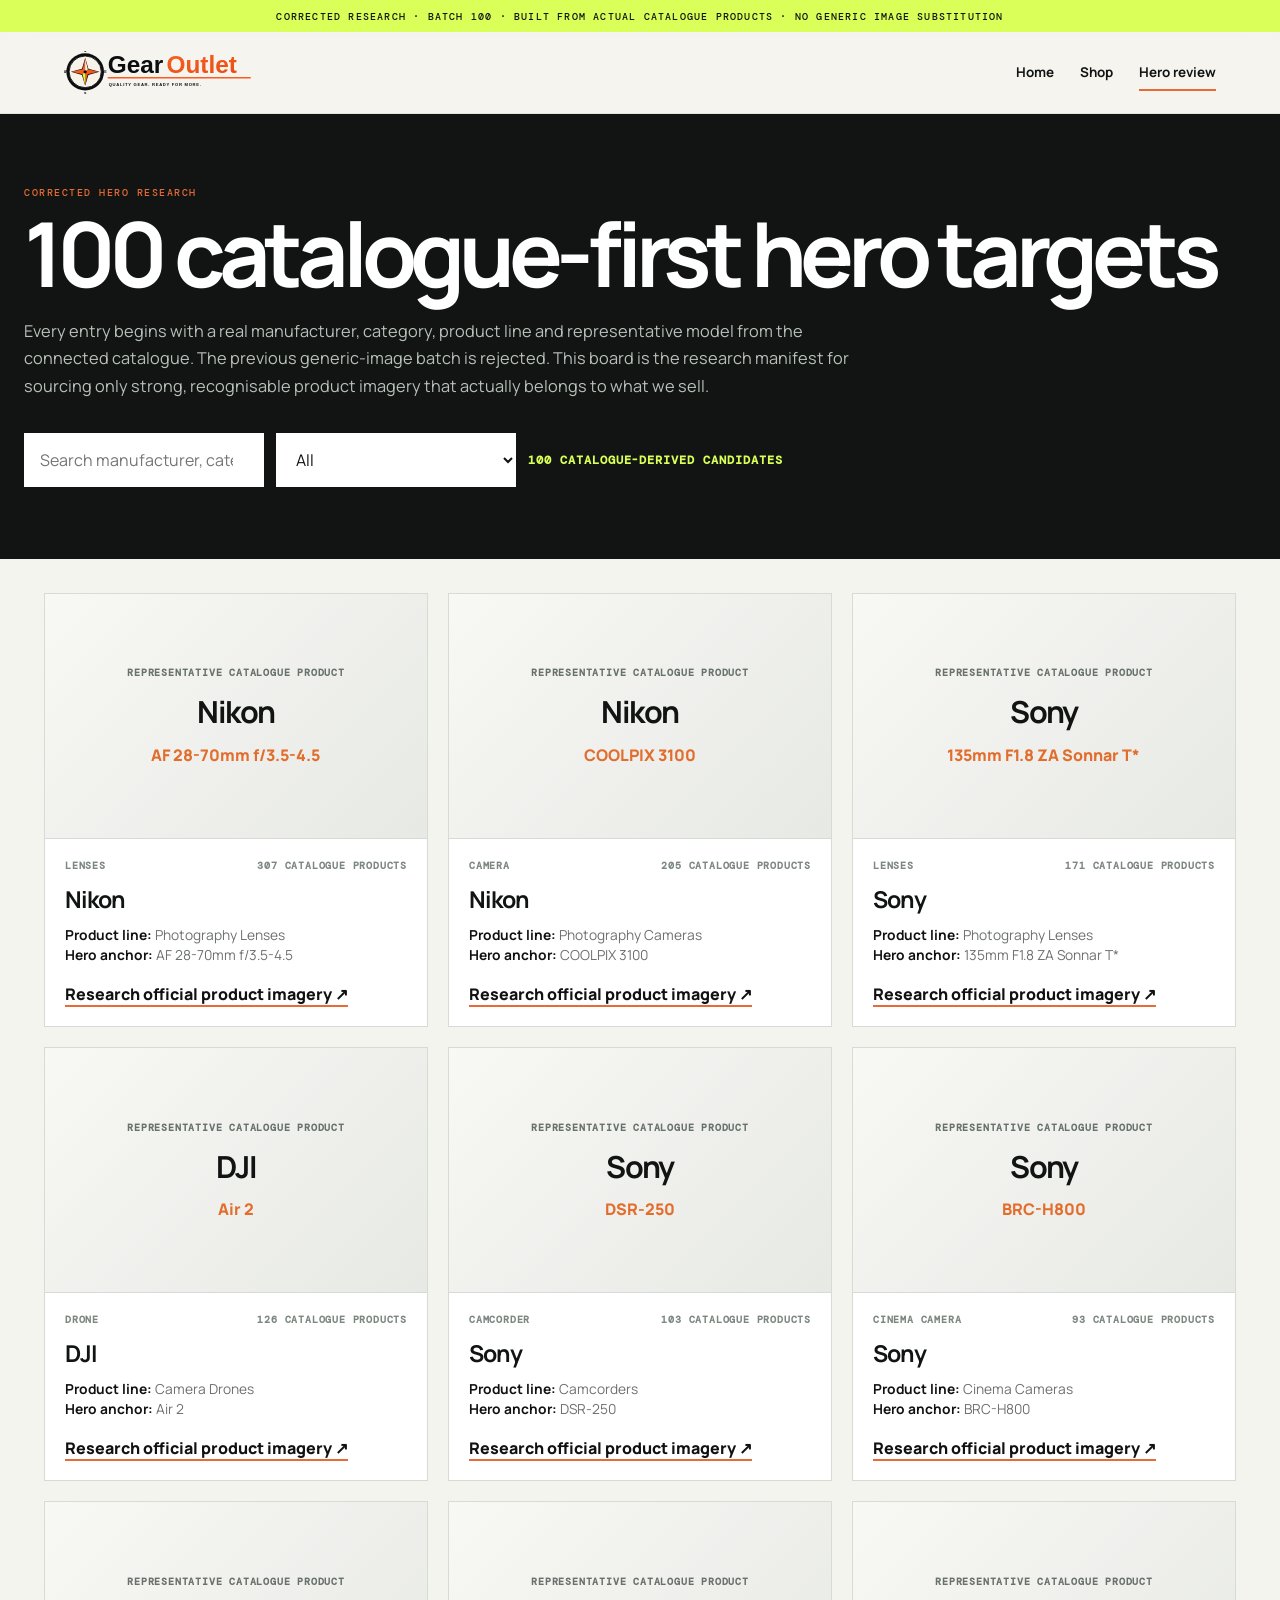
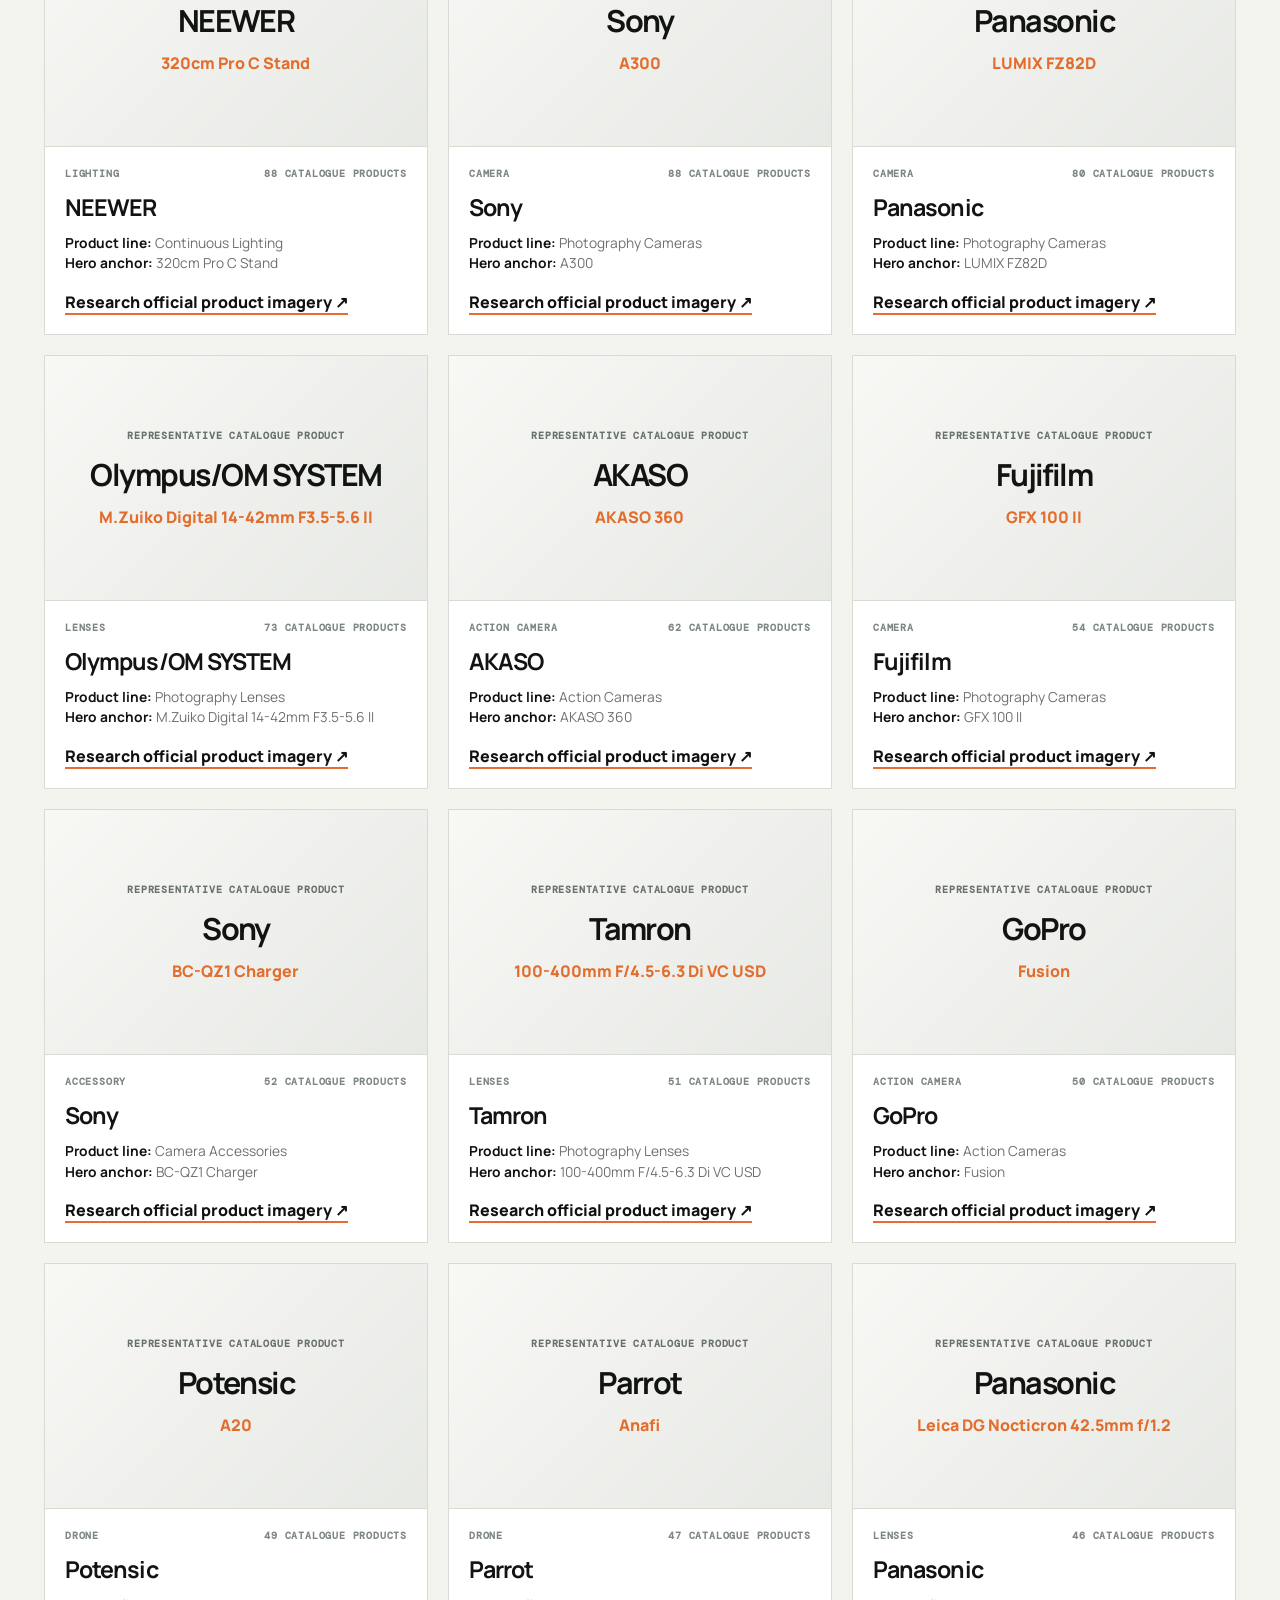
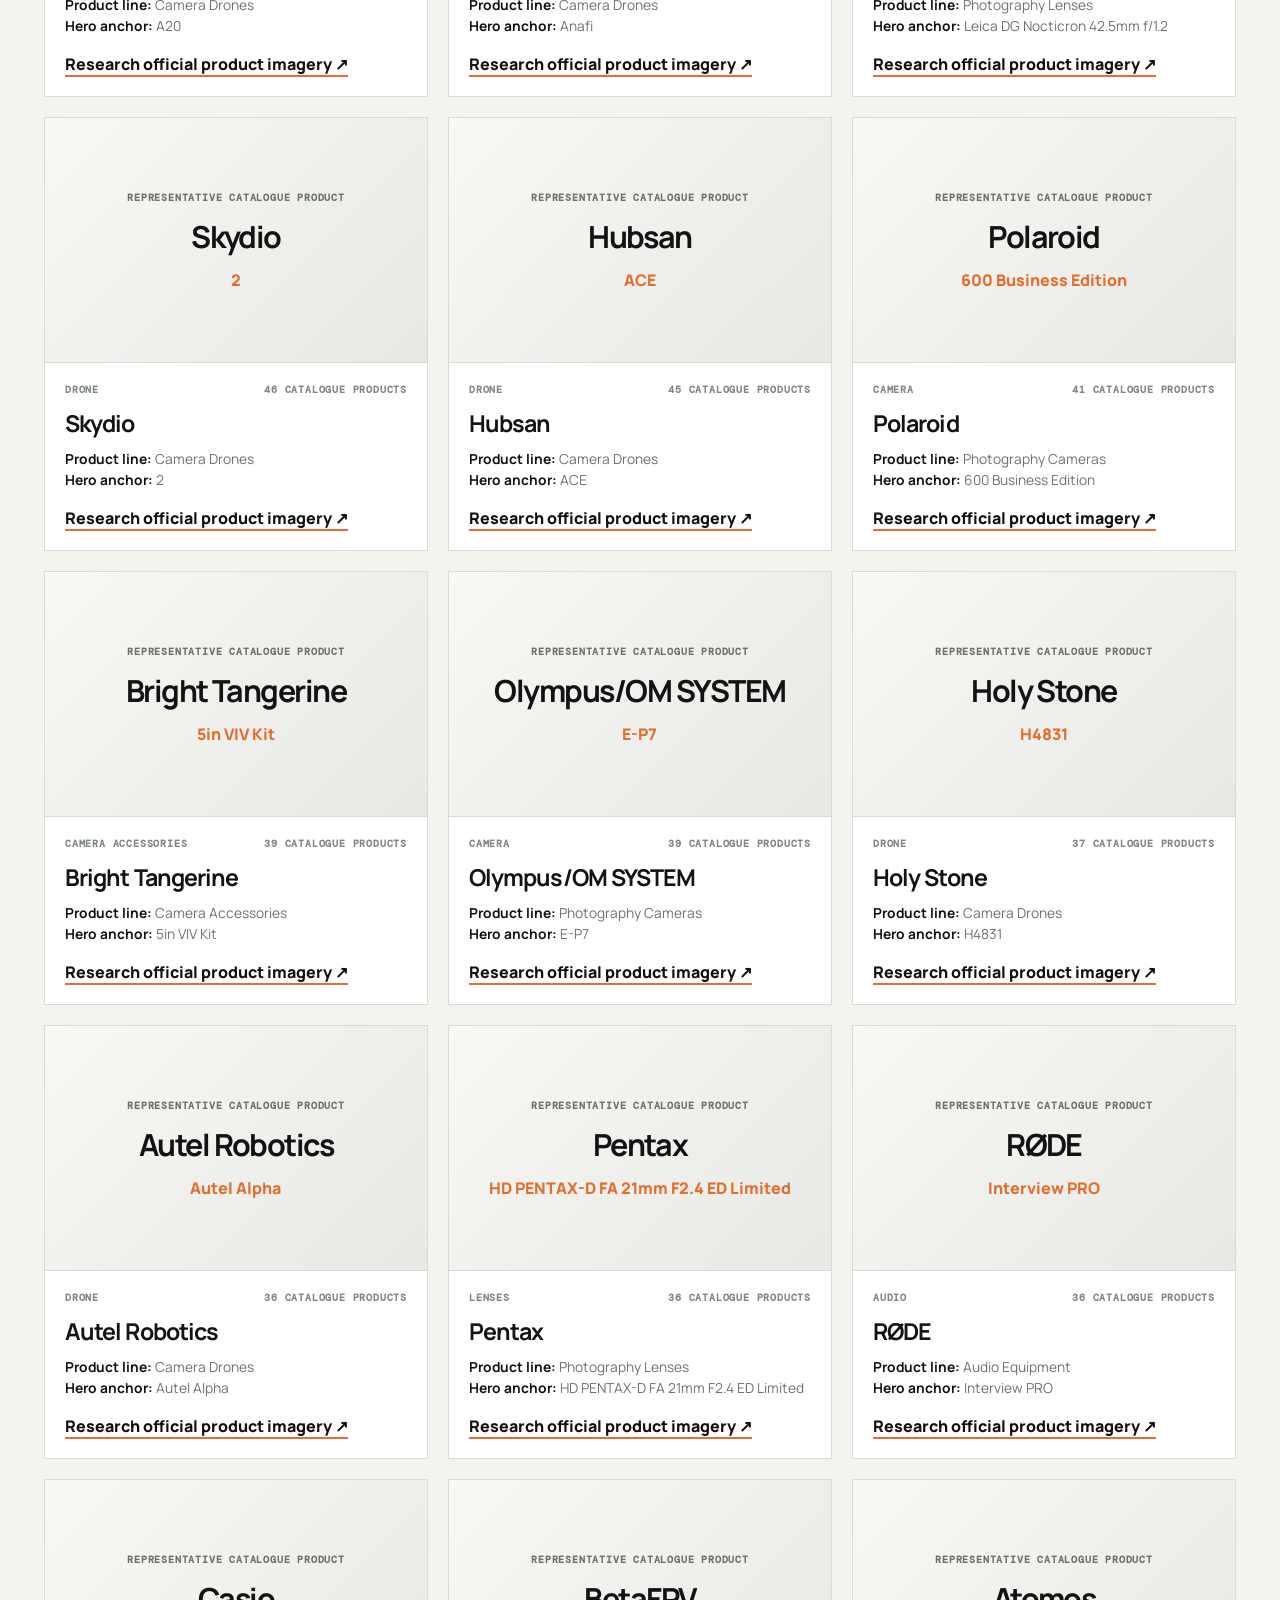
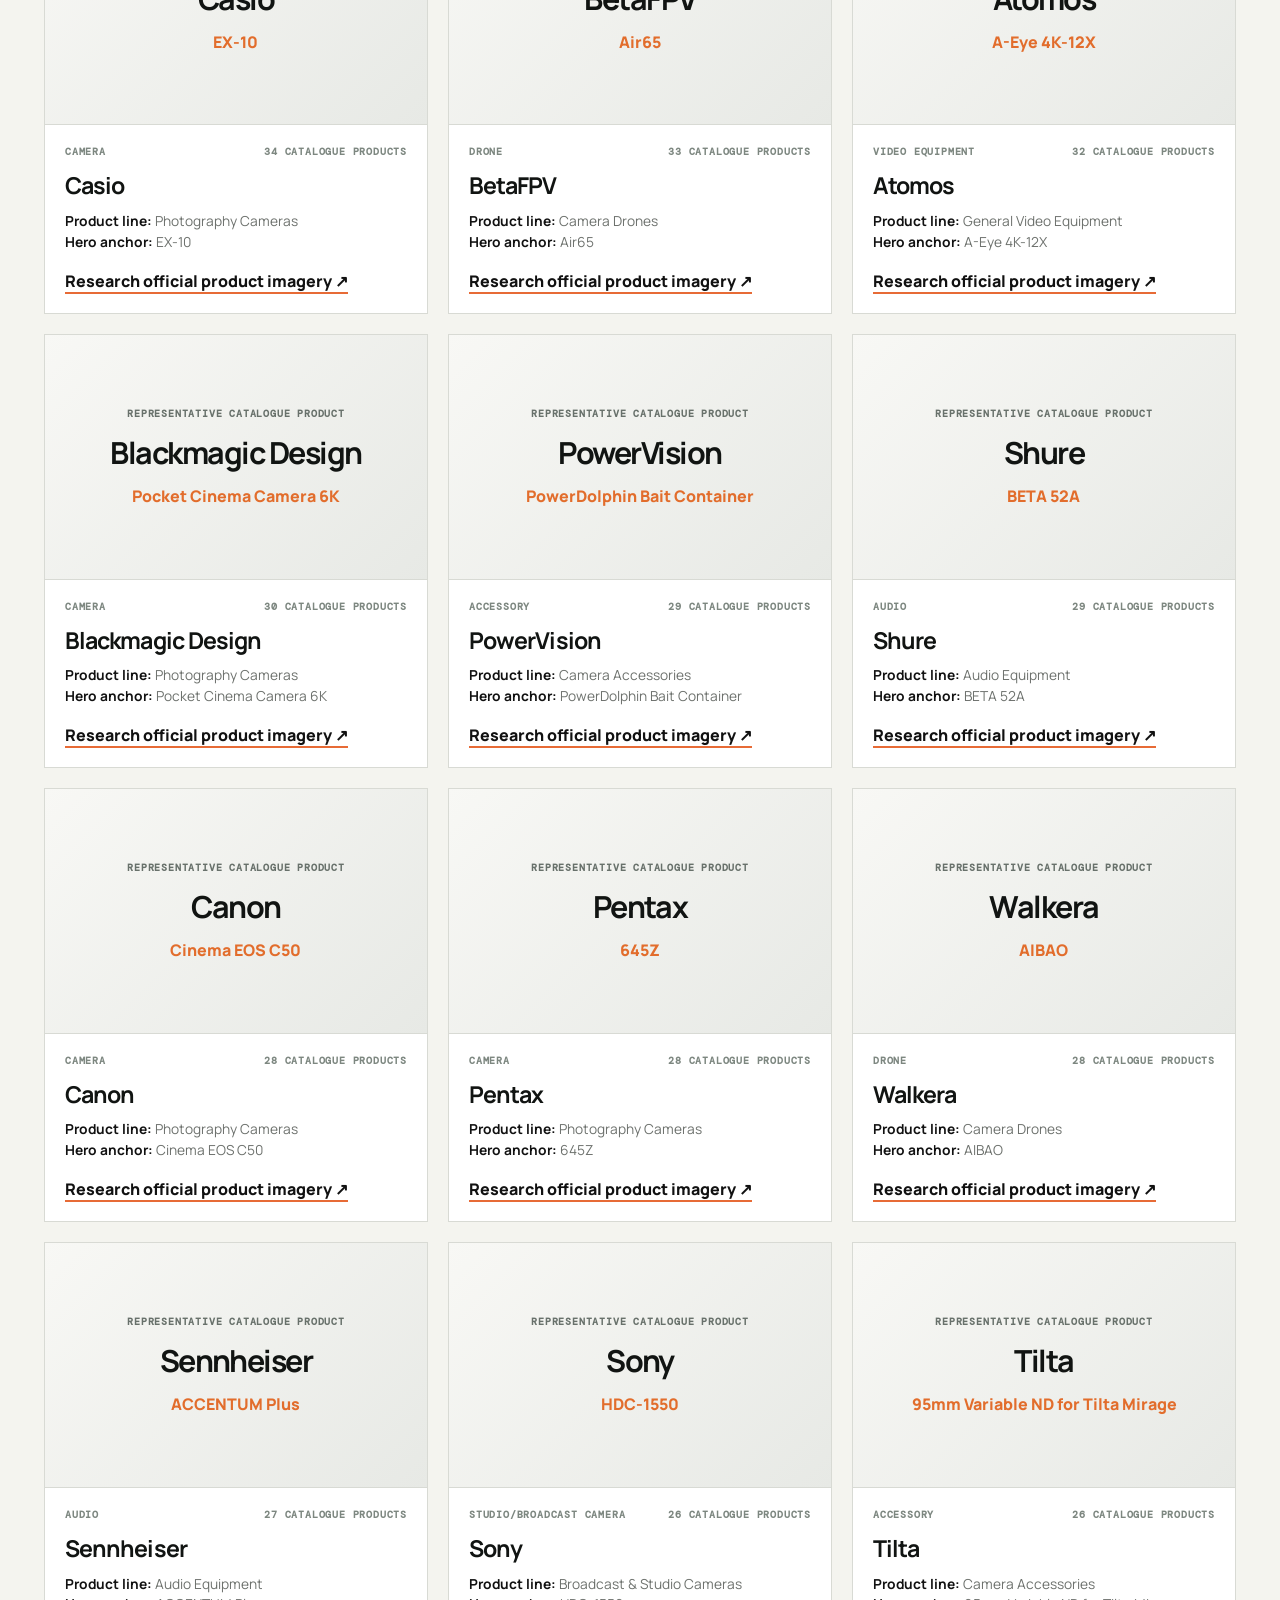
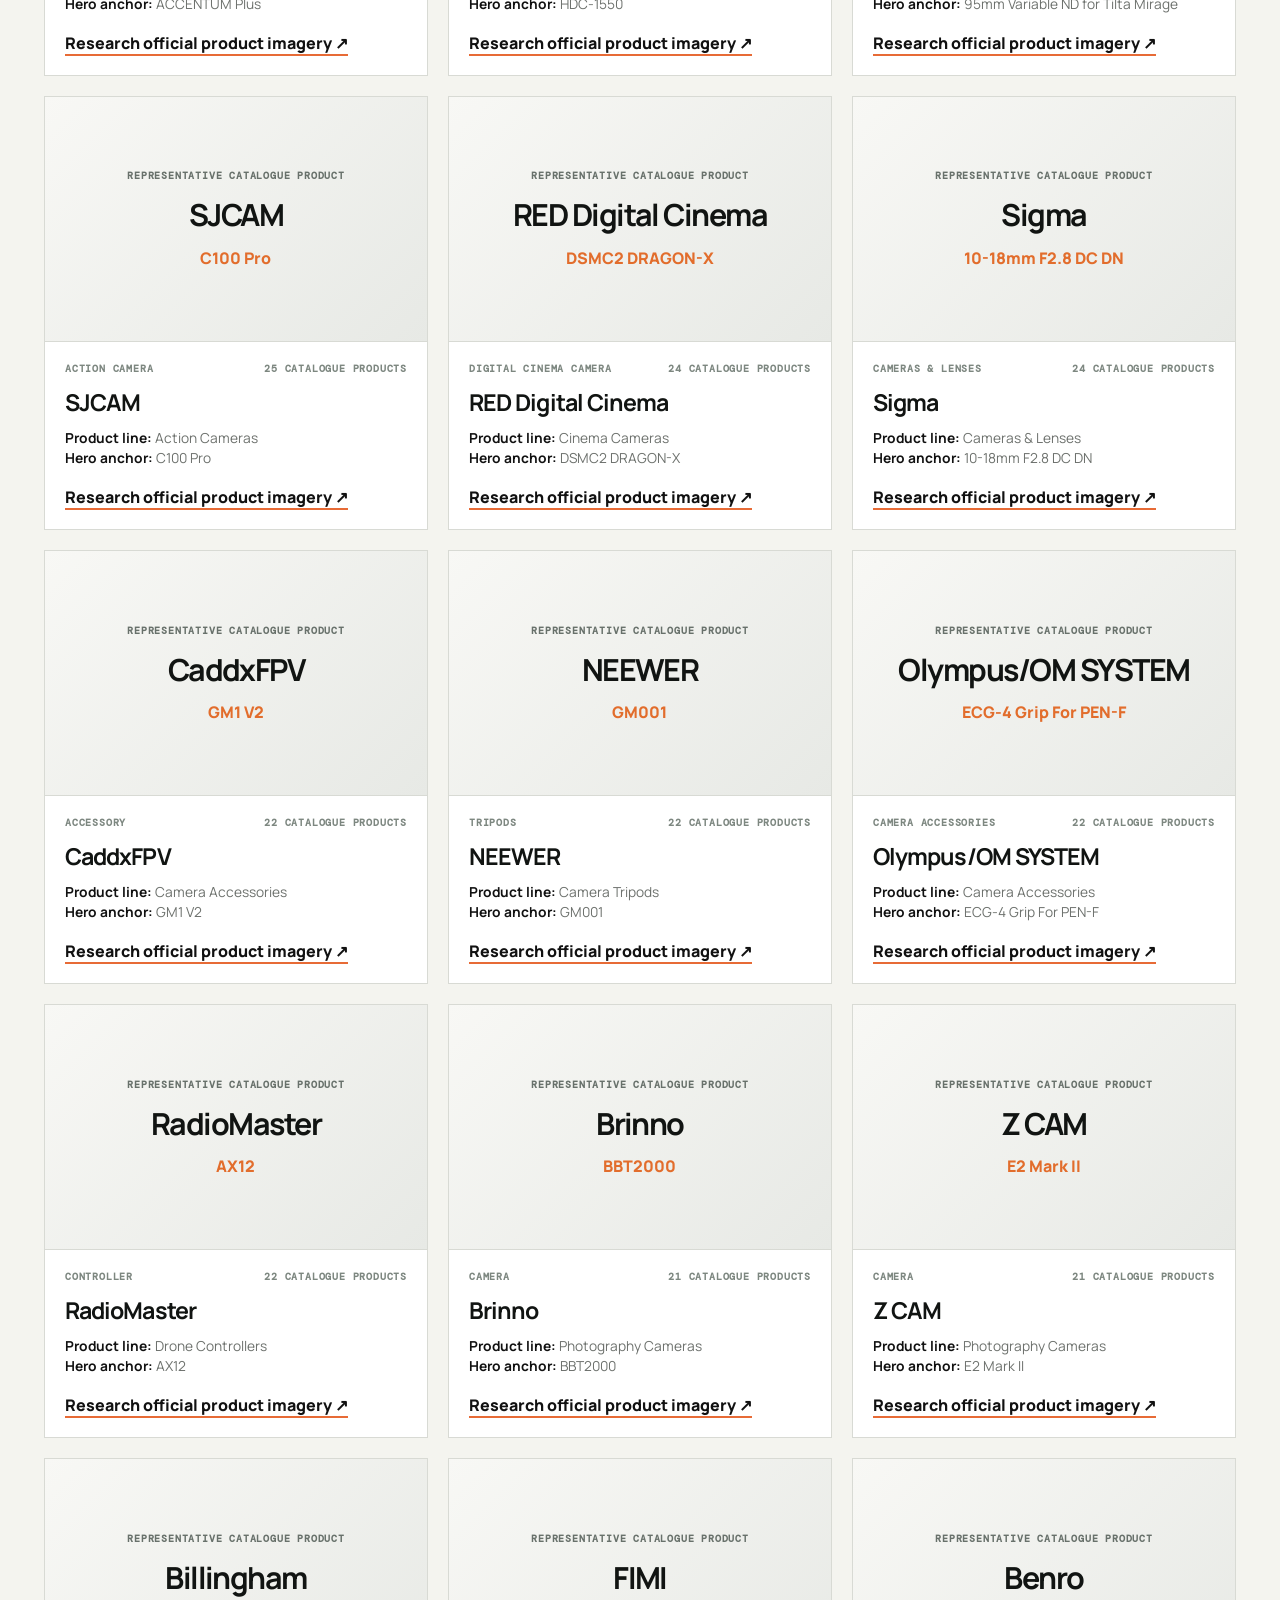
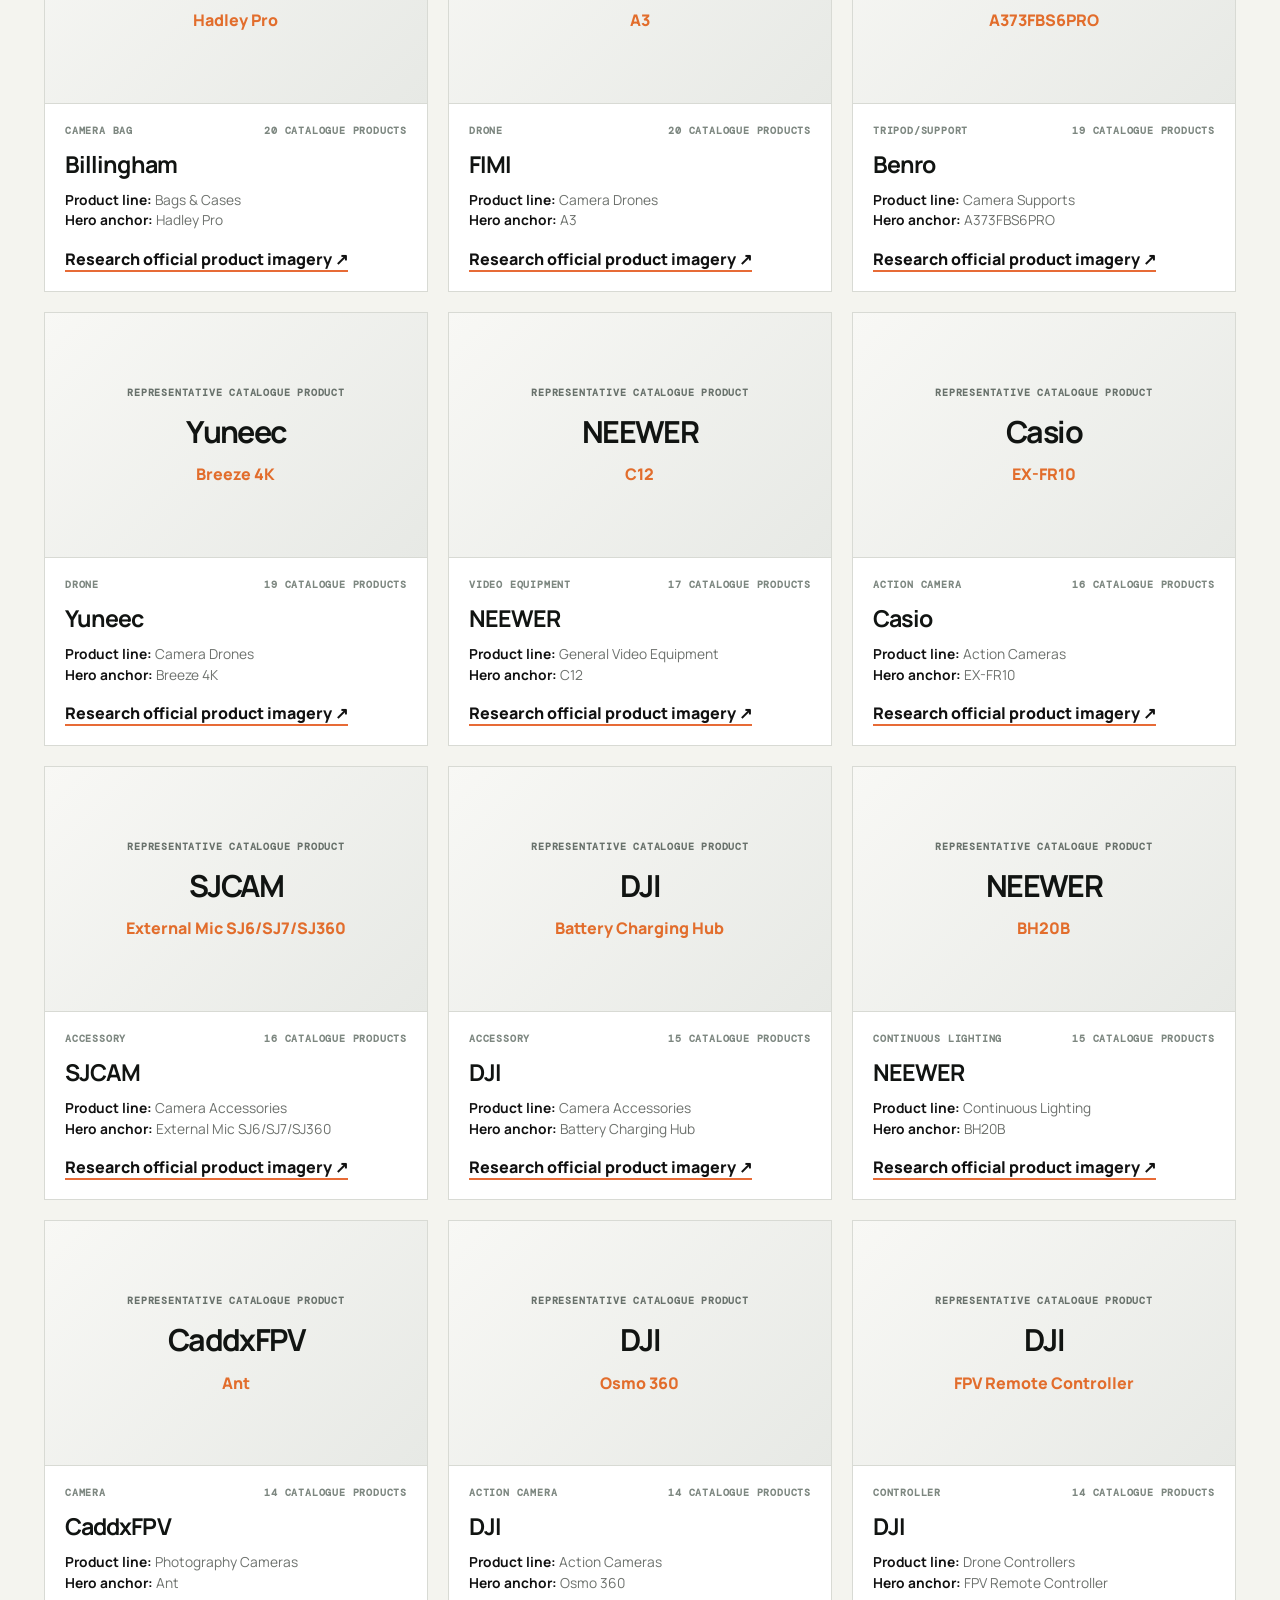
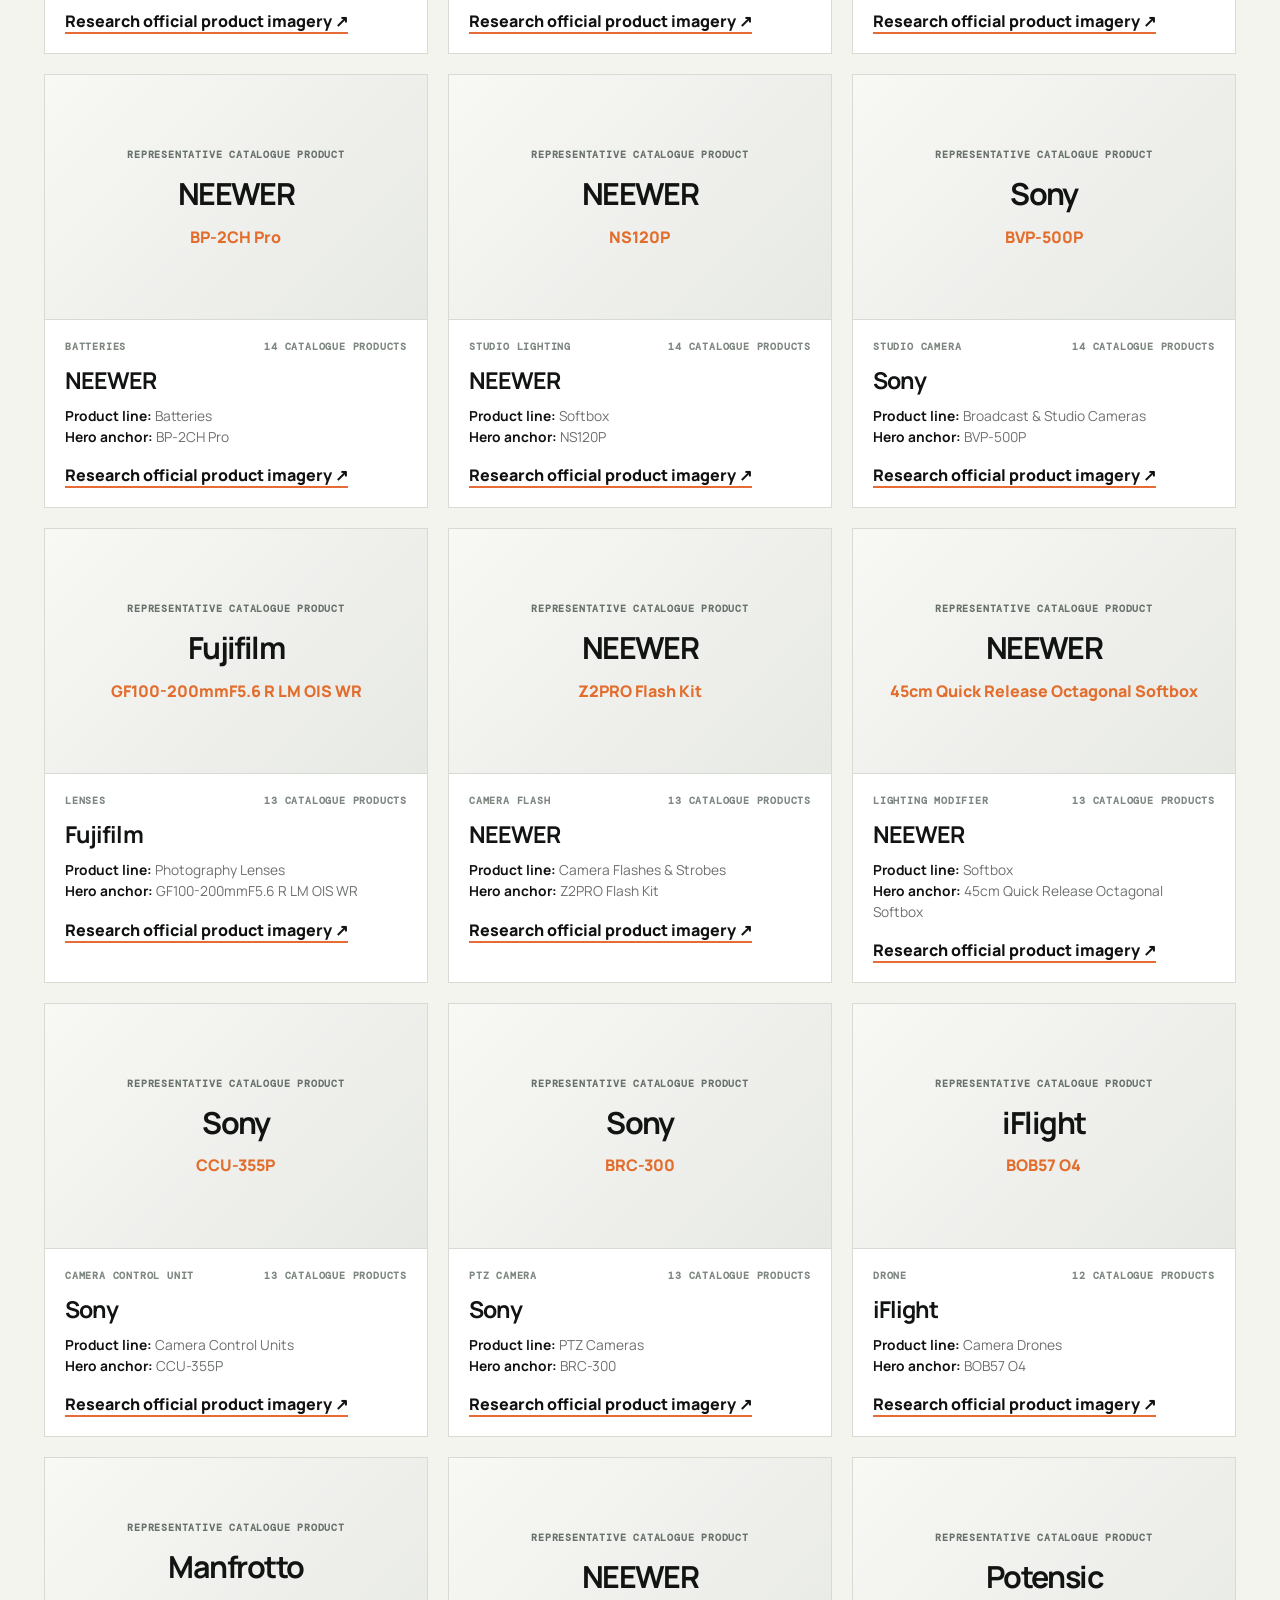
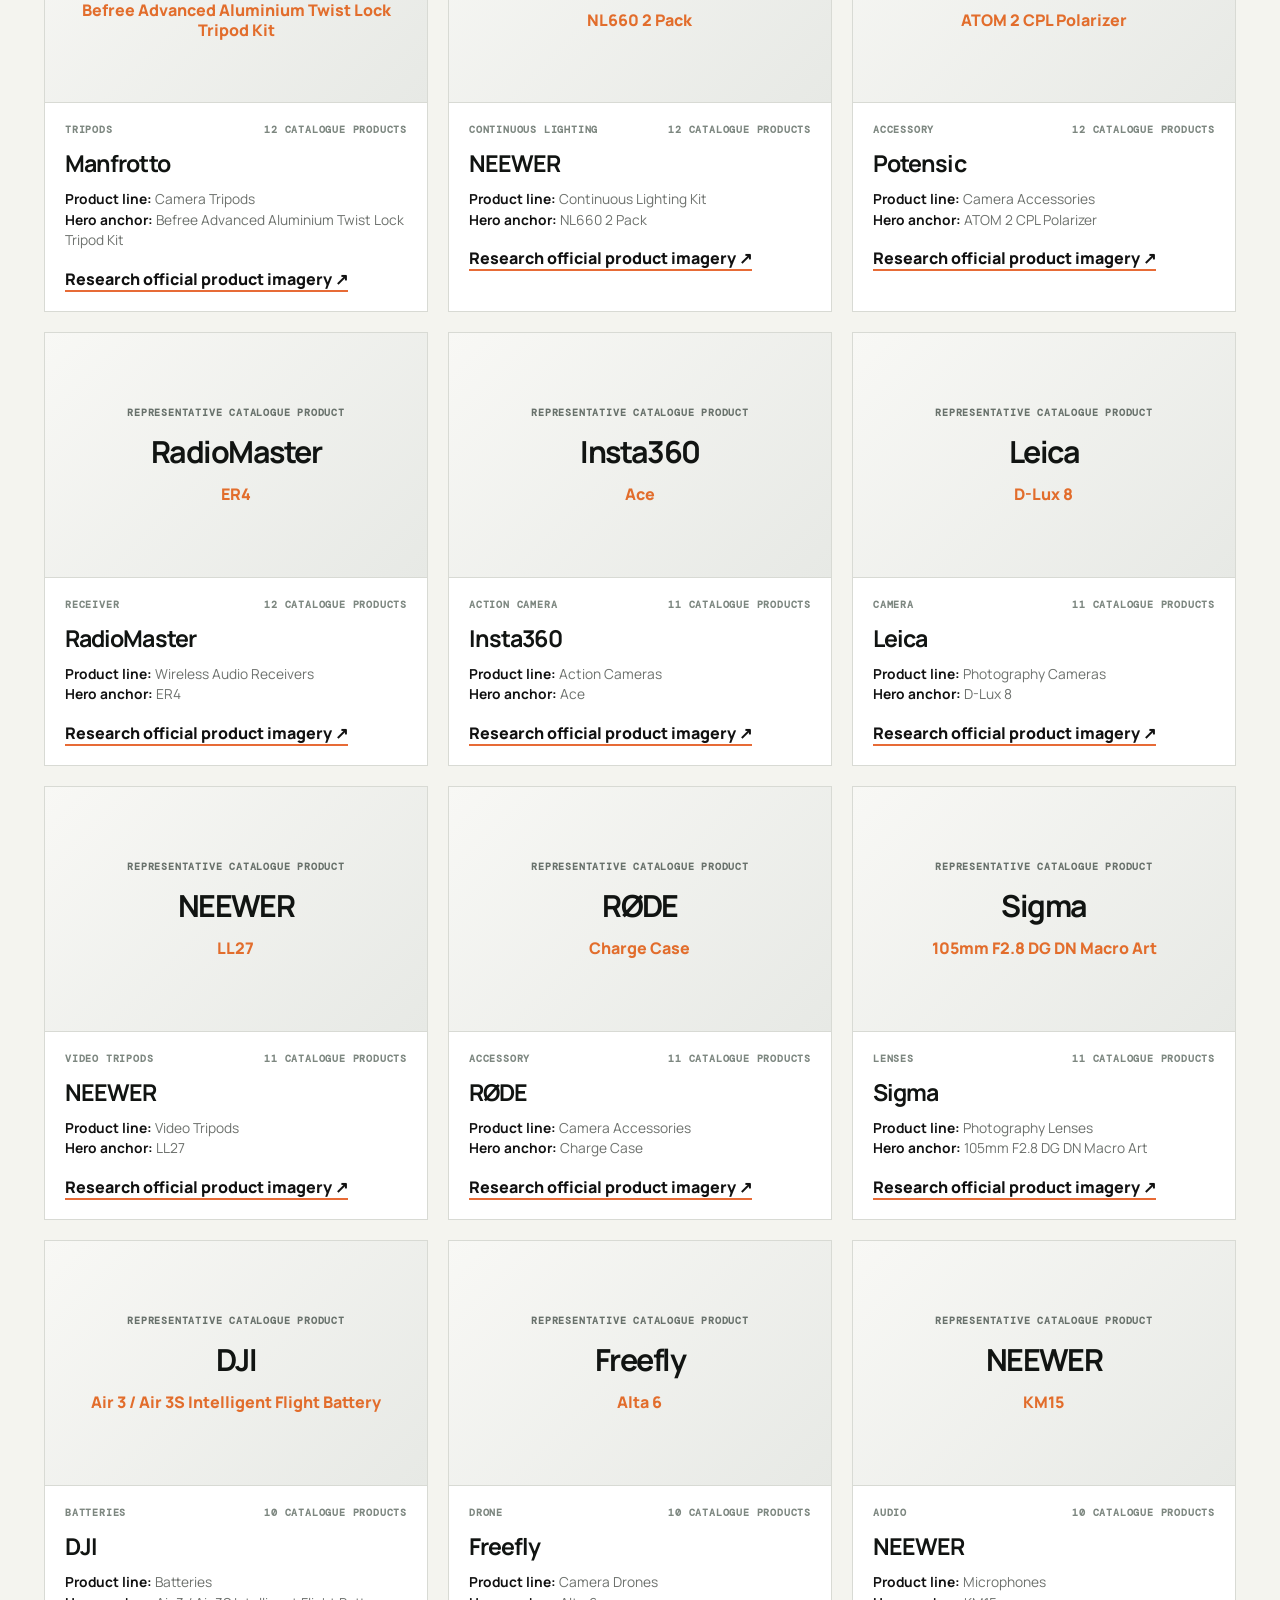
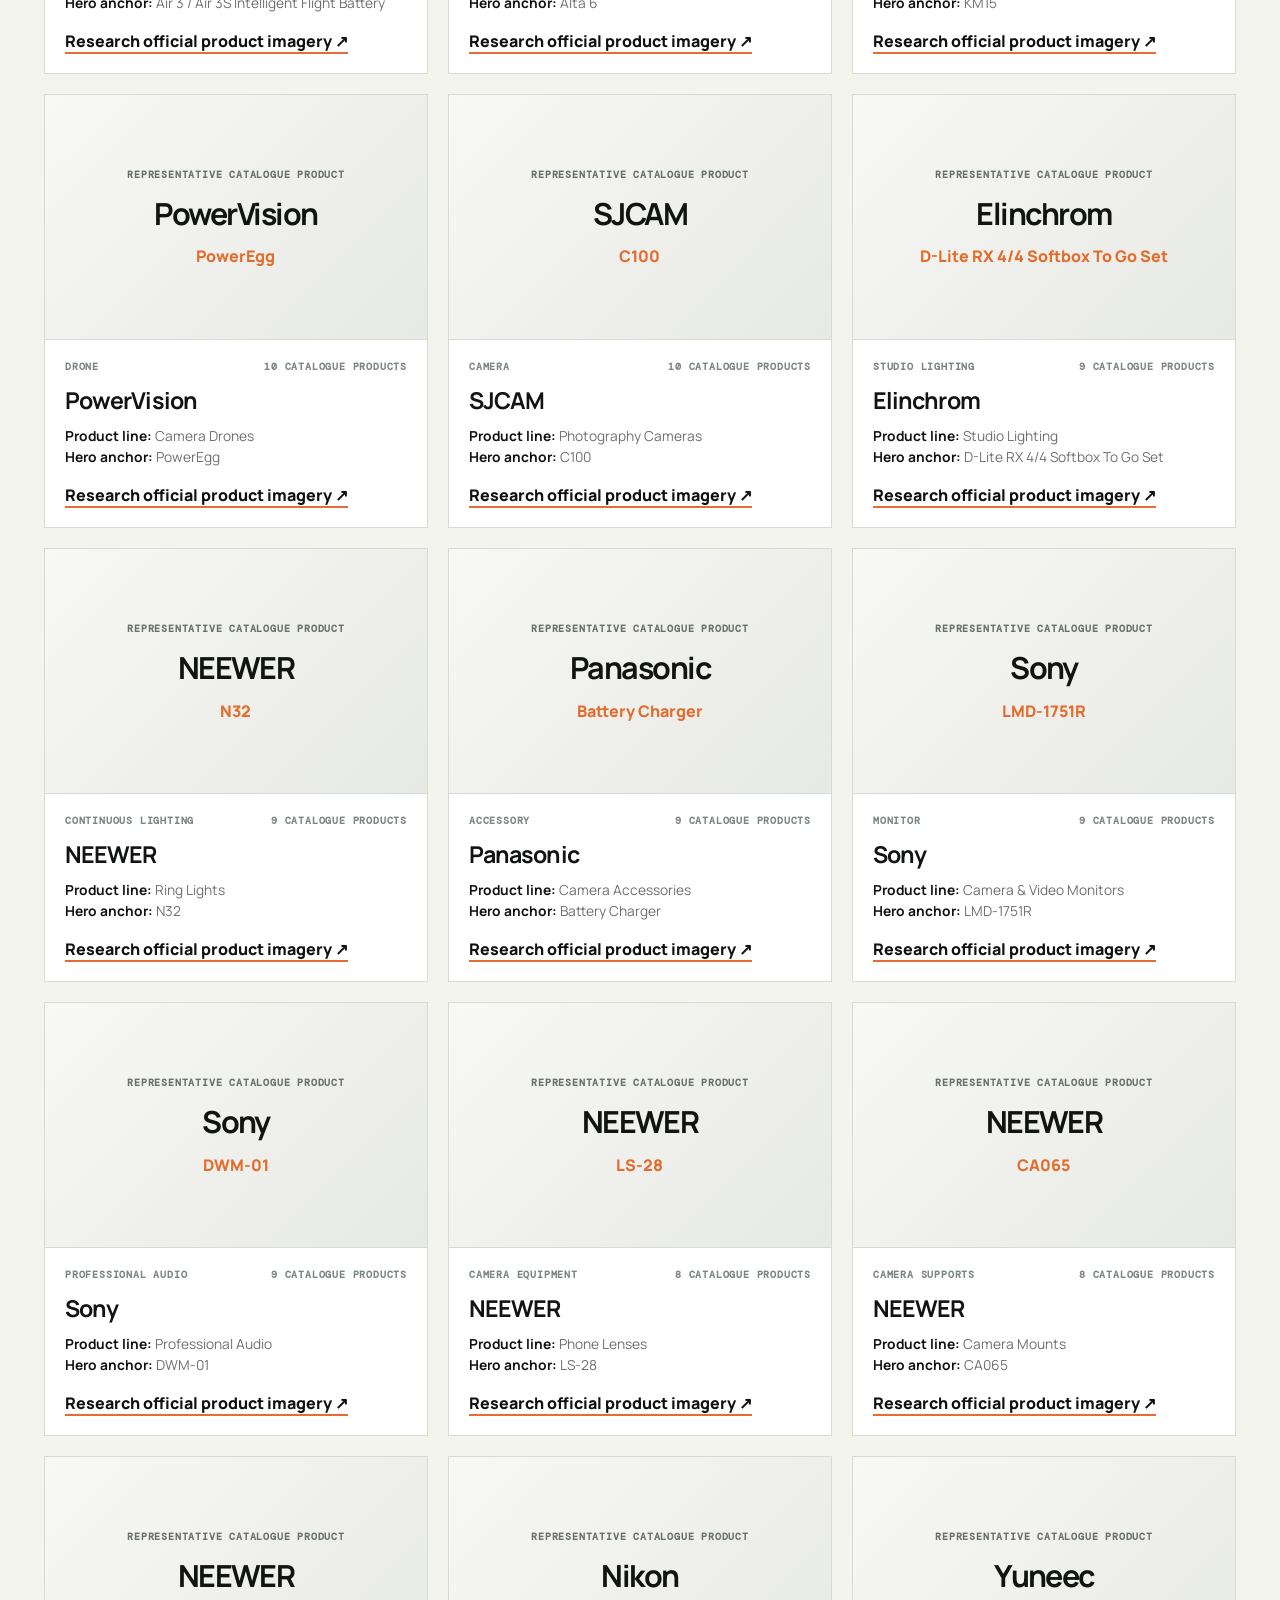
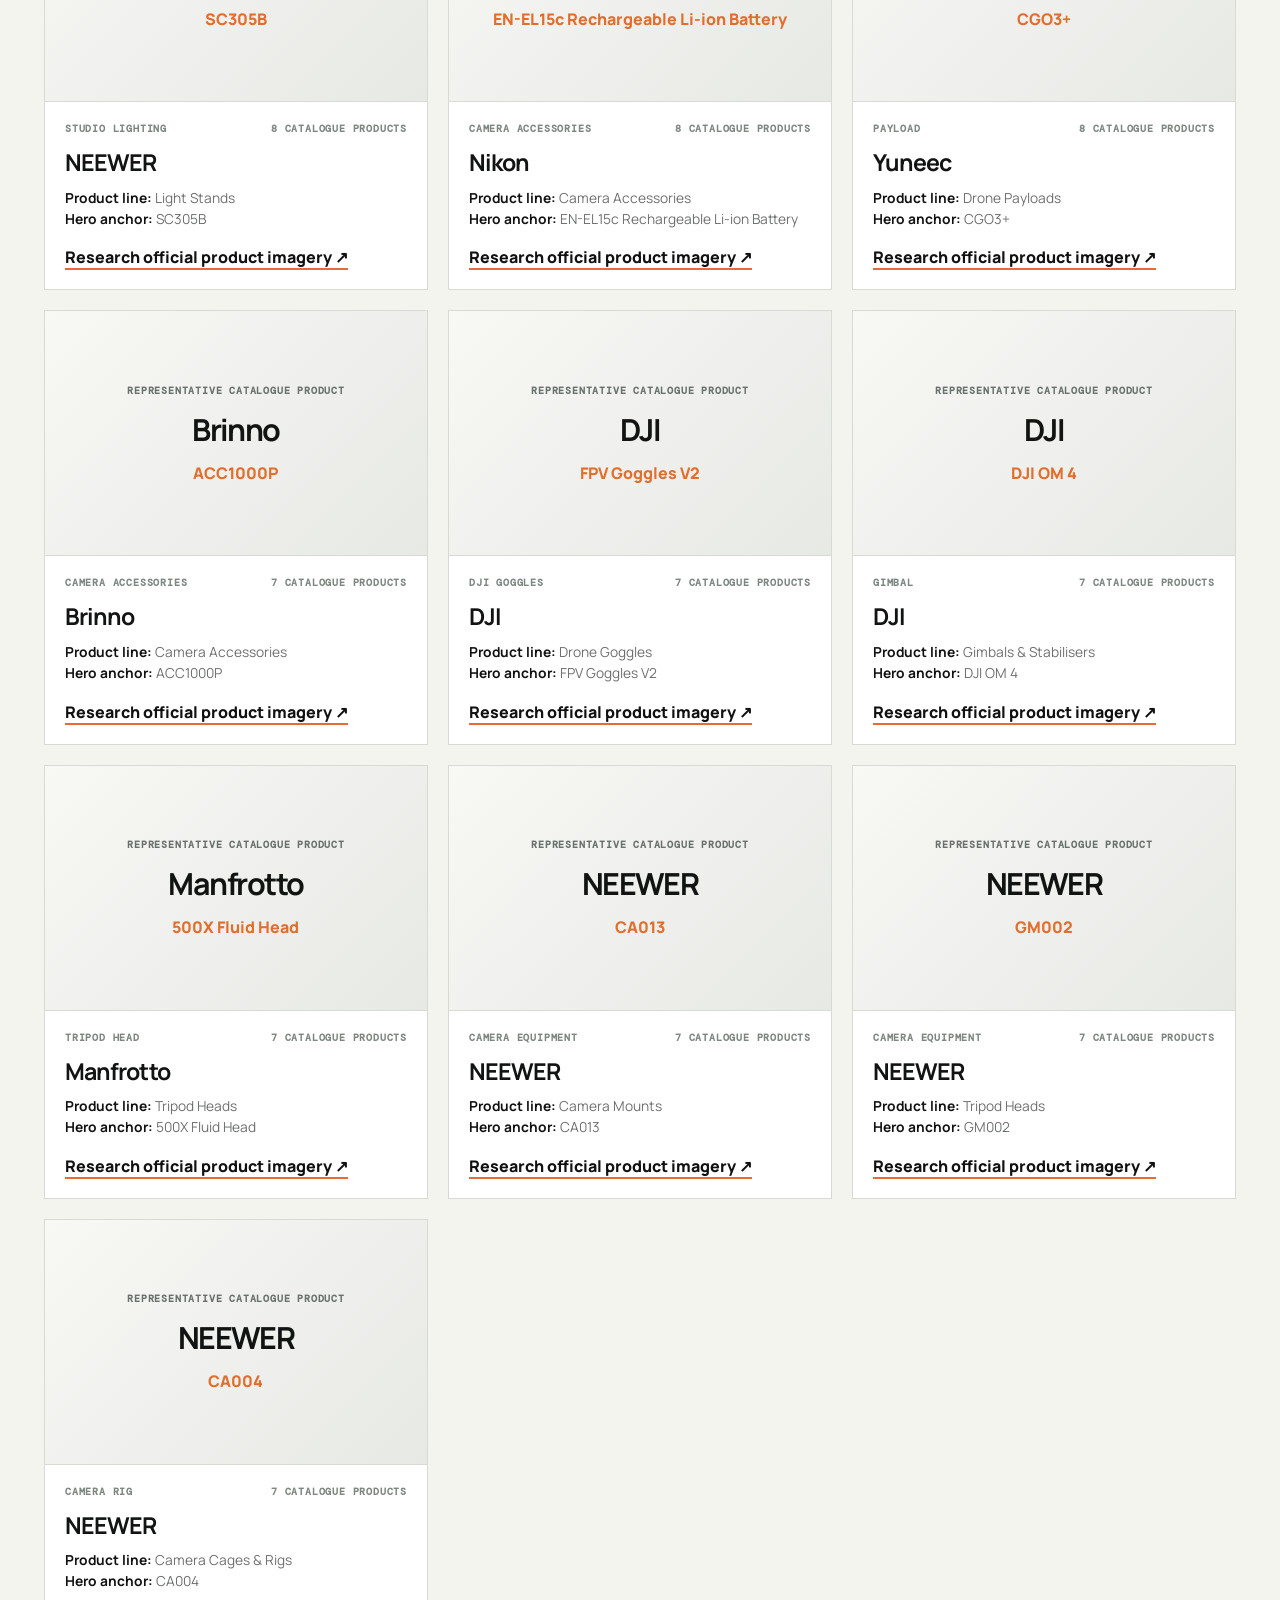
<file: hero-image-review.html>
<!doctype html><html lang="en"><head><meta charset="utf-8"><meta name="viewport" content="width=device-width,initial-scale=1"><title>Corrected Hero Research — Batch 100</title><link rel="stylesheet" href="style.css"></head><body class="hero-review-page">
<div class="announcement-bar">CORRECTED RESEARCH · BATCH 100 · BUILT FROM ACTUAL CATALOGUE PRODUCTS · NO GENERIC IMAGE SUBSTITUTION</div>
<header class="site-header"><a class="brand brand-logo" href="index.html"><img src="images/gearoutlet-brand.svg" alt="GearOutlet"></a><nav class="main-nav"><a href="index.html">Home</a><a href="shop.html">Shop</a><a href="hero-image-review.html" aria-current="page">Hero review</a></nav></header>
<main><section class="review-hero"><p class="eyebrow">CORRECTED HERO RESEARCH</p><h1>100 catalogue-first hero targets</h1><p>Every entry begins with a real manufacturer, category, product line and representative model from the connected catalogue. The previous generic-image batch is rejected. This board is the research manifest for sourcing only strong, recognisable product imagery that actually belongs to what we sell.</p><div class="review-controls"><input id="hero-review-search" type="search" placeholder="Search manufacturer, category or model"><select id="hero-review-type"><option value="">All</option><option>Drone</option><option>Camera</option><option>Action Camera</option><option>Lenses</option><option>Lighting</option><option>Audio</option></select><strong id="hero-review-count"></strong></div></section><section id="hero-review-grid" class="hero-review-grid"></section></main><script src="js/hero-image-review.js"></script></body></html>
</file>
<file: style.css>
@import url('https://fonts.googleapis.com/css2?family=DM+Mono:wght@400;500&family=Manrope:wght@400;500;600;700;800&family=Playfair+Display:ital,wght@0,600;0,700;1,600&display=swap');

:root{
  --paper:#f5f3ee;--surface:#ffffff;--ink:#111412;--muted:#6d716d;--line:#d8dad4;
  --lime:#d9ff58;--orange:#e76b36;--dark:#111412;--dark-soft:#1b201d;--radius:22px;
  --shadow:0 22px 60px rgba(17,20,18,.10)
}
*{box-sizing:border-box}html{scroll-behavior:smooth}body{margin:0;background:var(--paper);color:var(--ink);font-family:Manrope,Arial,sans-serif;line-height:1.5}a{color:inherit;text-decoration:none}button,input,select{font:inherit}.announcement-bar{height:32px;background:var(--lime);display:flex;align-items:center;justify-content:center;gap:9px;font:500 10px "DM Mono",monospace;letter-spacing:.12em}.announcement-bar span{font-size:12px}.site-header{height:82px;padding:0 clamp(20px,5vw,80px);display:flex;align-items:center;justify-content:space-between;background:rgba(245,243,238,.92);backdrop-filter:blur(14px);border-bottom:1px solid rgba(17,20,18,.08);position:sticky;top:0;z-index:20}.brand{display:flex;align-items:center}.brand-logo{display:block;width:230px;height:52px}.brand-logo img{display:block;width:100%;height:100%;object-fit:contain;object-position:left center}.main-nav{display:flex;align-items:center;gap:26px;font-size:.84rem;font-weight:700}.main-nav>a{position:relative}.main-nav>a:hover:after,.main-nav>a[aria-current]:after{content:"";position:absolute;left:0;right:0;bottom:-8px;height:2px;background:var(--orange)}.account-button{border:1px solid var(--ink);background:var(--ink);color:#fff;border-radius:999px;padding:11px 17px;font-weight:700;cursor:pointer}.account-button span{color:var(--lime);margin-left:5px}.eyebrow{font:500 10px "DM Mono",monospace;letter-spacing:.15em;color:var(--orange);margin:0 0 14px}.eyebrow.light{color:var(--lime)}h1,h2,h3,p{margin-top:0}.hero-premium{min-height:650px;padding:clamp(60px,9vw,130px) clamp(24px,8vw,130px);background:radial-gradient(circle at 82% 25%,#293b33 0,transparent 23%),linear-gradient(135deg,#101311 0%,#18201c 56%,#111412 100%);color:#fff;display:grid;grid-template-columns:minmax(0,1.1fr) minmax(340px,.8fr);align-items:center;gap:70px;overflow:hidden}.hero h1{font-size:clamp(3.5rem,7vw,7.5rem);line-height:.92;letter-spacing:-.065em;margin:0}.hero h1 em{font-family:"Playfair Display",serif;font-weight:600;color:var(--lime)}.hero-copy{max-width:580px;color:#b7c0ba;font-size:1.05rem;margin:28px 0}.hero-actions{display:flex;align-items:center;gap:25px;flex-wrap:wrap}.primary-button{display:inline-flex;align-items:center;gap:14px;background:var(--lime);color:var(--ink);border:0;border-radius:999px;padding:15px 21px;font-weight:800;cursor:pointer}.primary-button:hover{transform:translateY(-1px);box-shadow:0 10px 30px rgba(217,255,88,.2)}.text-link{font-weight:700;font-size:.9rem}.text-link span{margin-left:6px}.text-link.light{color:#fff}.hero-visual{position:relative;min-height:400px}.orb{position:absolute;border-radius:50%;filter:blur(1px)}.orb-one{width:300px;height:300px;right:3%;top:8%;background:var(--lime);opacity:.95}.orb-two{width:200px;height:200px;left:8%;bottom:1%;background:var(--orange);opacity:.85}.hero-card{position:absolute;background:rgba(255,255,255,.96);color:var(--ink);box-shadow:var(--shadow)}.hero-card-main{right:0;top:58px;width:min(390px,88%);padding:34px;border-radius:28px}.visual-label{font:500 10px "DM Mono",monospace;letter-spacing:.12em;color:var(--orange);display:block;margin-bottom:55px}.hero-card-main strong{font-size:2rem;line-height:1.04;letter-spacing:-.04em;display:block}.hero-card-main small{display:block;color:var(--muted);margin-top:22px}.hero-card-float{left:0;bottom:34px;padding:17px 22px;border-radius:16px;display:flex;gap:12px;align-items:center}.hero-card-float strong,.hero-card-float small{display:block}.hero-card-float strong{font-size:1.35rem}.hero-card-float small{font-size:.72rem;color:var(--muted)}.mini-dot{width:9px;height:9px;border-radius:50%;background:var(--lime);box-shadow:0 0 0 6px rgba(217,255,88,.2)}.category-section,.brand-section,.how-section{padding:clamp(65px,8vw,120px) clamp(24px,8vw,130px)}.section-intro{display:flex;justify-content:space-between;align-items:end;gap:40px;margin-bottom:44px}.section-intro h2,.premium-heading h2,.how-section h2{font-size:clamp(2.5rem,5vw,5rem);letter-spacing:-.06em;line-height:.98;margin:0}.section-intro>p{max-width:390px;color:var(--muted);font-size:.96rem}.category-grid{display:grid;grid-template-columns:repeat(4,1fr);gap:12px}.category-tile{min-height:350px;border-radius:20px;padding:25px;display:flex;flex-direction:column;color:#fff;overflow:hidden;position:relative;background:var(--dark)}.category-tile:before{content:"";position:absolute;width:230px;height:230px;border-radius:50%;right:-65px;top:-65px;background:rgba(255,255,255,.08)}.category-tile:nth-child(2){background:#28342f}.category-tile:nth-child(3){background:#3b322d}.category-tile:nth-child(4){background:#e9e5db;color:var(--ink)}.category-tile>span{font:500 10px "DM Mono",monospace;color:var(--lime)}.category-tile:nth-child(4)>span{color:var(--orange)}.category-tile h3{font-size:1.55rem;margin:auto 0 8px;letter-spacing:-.04em}.category-tile p{font-size:.82rem;max-width:190px;color:#c0c8c2}.category-tile:nth-child(4) p{color:var(--muted)}.category-tile b{font-size:.8rem}.brand-section{background:#ebe9e2}.section-heading{display:flex;justify-content:space-between;align-items:end;gap:30px;margin-bottom:36px}.brand-stat{display:flex;align-items:baseline;gap:10px}.brand-stat strong{font-size:3rem;letter-spacing:-.06em}.brand-stat span{max-width:130px;color:var(--muted);font-size:.72rem}.manufacturer-grid{display:grid;grid-template-columns:repeat(4,1fr);gap:10px}.manufacturer-card{min-height:92px;background:rgba(255,255,255,.75);border:1px solid rgba(17,20,18,.08);border-radius:14px;padding:18px;display:flex;align-items:center;justify-content:space-between;transition:.18s}.manufacturer-card:hover{background:#fff;transform:translateY(-2px);box-shadow:0 12px 30px rgba(17,20,18,.06)}.manufacturer-card strong{display:block;font-size:.92rem}.manufacturer-card small{color:var(--muted);font-size:.7rem}.manufacturer-card>span:last-child{color:var(--orange);font-size:1.1rem}.section-cta{margin-top:30px}.secondary-button{display:inline-flex;padding:13px 18px;border:1px solid var(--ink);border-radius:999px;font-weight:800;font-size:.85rem}.network-section{background:var(--dark);color:#fff;padding:clamp(65px,8vw,120px) clamp(24px,8vw,130px);display:grid;grid-template-columns:.75fr 1.25fr;gap:70px}.network-copy h2{font-size:clamp(3rem,5vw,5.6rem);letter-spacing:-.06em;line-height:.93;margin:0}.network-grid{display:grid;grid-template-columns:repeat(3,1fr);gap:28px;align-items:end}.network-grid span{font:500 10px "DM Mono",monospace;color:var(--lime)}.network-grid h3{font-size:1.15rem;margin:22px 0 9px}.network-grid p{font-size:.82rem;color:#9ba59f}.how-section{display:grid;grid-template-columns:1fr 1fr;gap:90px}.journey-list{margin:0;padding:0;list-style:none;border-top:1px solid var(--line)}.journey-list li{display:grid;grid-template-columns:65px 1fr;gap:20px;padding:25px 0;border-bottom:1px solid var(--line)}.journey-list span{font:500 10px "DM Mono",monospace;color:var(--orange)}.journey-list h3{margin:0 0 6px}.journey-list p{margin:0;color:var(--muted);font-size:.86rem}.shop-hero{padding:72px clamp(24px,8vw,130px) 58px;background:var(--dark);color:#fff}.shop-hero h1{font-size:clamp(3rem,6vw,6rem);letter-spacing:-.06em;line-height:.95;margin:0 0 20px}.shop-hero p:last-child{color:#aeb8b1;max-width:580px}.shop-layout{display:grid;grid-template-columns:285px 1fr;gap:46px;padding:48px clamp(20px,5vw,80px) 90px}.filters{align-self:start;background:#fff;border:1px solid var(--line);padding:23px;border-radius:18px;position:sticky;top:105px}.filter-heading{display:flex;justify-content:space-between;align-items:start;gap:15px}.filter-heading h2{font-size:1.25rem;letter-spacing:-.04em;margin:0}.filter-heading .eyebrow{margin-bottom:7px}.filter-heading button{background:none;border:0;color:var(--orange);font-weight:700;font-size:.75rem;cursor:pointer}.filters label{display:grid;gap:8px;font-size:.74rem;font-weight:800;margin-top:20px}.filters input,.filters select{width:100%;padding:12px;border:1px solid var(--line);border-radius:10px;background:#fbfbfa}.filter-note{margin:21px 0 0;padding-top:18px;border-top:1px solid var(--line);font-size:.72rem;color:var(--muted)}.category-hero{display:grid;grid-template-columns:minmax(0,.9fr) minmax(340px,1.1fr);min-height:330px;background:#fff;border:1px solid var(--line);margin-bottom:30px;overflow:hidden}.category-hero-copy{padding:42px 44px;display:flex;flex-direction:column;justify-content:center;background:#111412;color:#fff}.category-hero-copy h2{font-size:clamp(2.2rem,4vw,4.7rem);letter-spacing:-.06em;line-height:.92;margin:0 0 18px}.category-hero-copy>p:last-child{color:#aeb8b1;max-width:430px;margin:0}.category-hero-image-wrap{background:#fff;min-height:330px;display:flex;align-items:center;justify-content:center;padding:22px}.category-hero-image-wrap img{width:100%;height:100%;max-height:340px;object-fit:contain;mix-blend-mode:multiply}.results-header{display:flex;justify-content:space-between;align-items:end;gap:30px;margin-bottom:28px}.results-header h1{font-size:2.6rem;letter-spacing:-.06em;margin:0}.results-header>p{font-size:.78rem;color:var(--muted);text-align:right}.product-grid{display:grid;grid-template-columns:repeat(auto-fill,minmax(220px,1fr));gap:13px}.product-card{background:#fff;border:1px solid var(--line);border-radius:18px;padding:12px;min-height:325px;display:flex;flex-direction:column;gap:9px;transition:.18s}.product-card:hover{transform:translateY(-3px);box-shadow:var(--shadow)}.product-image{height:150px;border-radius:11px;background:#eef0eb center/cover no-repeat;display:grid;place-items:center;color:#8a918c;font-size:.72rem;text-align:center;padding:20px}.product-meta{font:500 10px "DM Mono",monospace;letter-spacing:.03em;color:var(--muted)}.product-card h2{font-size:.92rem;line-height:1.3;margin:1px 0}.availability{margin-top:auto;font-size:.72rem;font-weight:800;padding-top:8px;border-top:1px solid #eef0ec}.available{color:#27724c}.unavailable{color:#878d88}.load-more-wrap{text-align:center;padding:36px 0 0}.site-footer{background:#0e100f;color:#fff;padding:34px clamp(24px,5vw,80px);display:flex;align-items:center;justify-content:space-between;gap:30px}.footer-brand{display:flex;align-items:center;gap:11px}.footer-brand.brand-logo{width:210px;height:44px}.footer-brand.brand-logo img{width:100%;height:100%;object-fit:contain;object-position:left center}.footer-note{font-size:.7rem;color:#89918c}.footer-note{max-width:350px;text-align:right}
@media(max-width:980px){.hero-premium{grid-template-columns:1fr;gap:30px}.hero-visual{min-height:330px}.category-grid{grid-template-columns:repeat(2,1fr)}.network-section,.how-section{grid-template-columns:1fr;gap:50px}.manufacturer-grid{grid-template-columns:repeat(3,1fr)}.category-hero{grid-template-columns:1fr}.category-hero-image-wrap{min-height:260px}.shop-layout{grid-template-columns:1fr}.filters{position:static}.filter-note{display:none}}
@media(max-width:620px){.announcement-bar{font-size:8px}.site-header{height:70px}.brand-logo{width:175px;height:42px}.main-nav{gap:12px}.main-nav>a{display:none}.hero-premium{min-height:auto;padding-top:70px}.hero h1{font-size:3.55rem}.hero-visual{min-height:290px}.hero-card-main{top:20px}.hero-card-float{bottom:5px}.section-intro,.section-heading,.results-header{flex-direction:column;align-items:start}.category-grid,.manufacturer-grid{grid-template-columns:1fr 1fr}.category-tile{min-height:250px;padding:18px}.category-tile h3{font-size:1.25rem}.network-grid{grid-template-columns:1fr}.shop-hero{padding-top:58px}.category-hero-copy{padding:30px 24px}.category-hero-image-wrap{min-height:230px;padding:12px}.product-grid{grid-template-columns:repeat(2,minmax(0,1fr));gap:8px}.product-card{min-height:280px;padding:8px}.product-image{height:110px}.product-card h2{font-size:.78rem}.site-footer{flex-direction:column;align-items:flex-start}.footer-note{text-align:left}.brand-stat{align-items:flex-start}.results-header>p{text-align:left}}

/* Hero image candidate review board */
.hero-review-page{background:#f4f4ef;color:var(--ink)}.review-hero{padding:72px max(24px,calc((100vw - 1240px)/2));background:#111412;color:#fff}.review-hero h1{font-size:clamp(3rem,7vw,7rem);letter-spacing:-.07em;line-height:.9;margin:10px 0 24px}.review-hero>p:last-of-type{max-width:850px;color:#b8c0ba;font-size:1.02rem;line-height:1.7}.review-controls{display:flex;gap:12px;align-items:center;margin-top:32px;flex-wrap:wrap}.review-controls input,.review-controls select{background:#fff;border:0;padding:15px 16px;font:inherit;color:#111;min-width:240px}.review-controls strong{color:var(--lime);font:700 12px "DM Mono",monospace;text-transform:uppercase;letter-spacing:.08em}.hero-review-grid{max-width:1240px;margin:0 auto;padding:34px 24px 80px;display:grid;grid-template-columns:repeat(3,minmax(0,1fr));gap:20px}.hero-review-card{background:#fff;border:1px solid var(--line);display:flex;flex-direction:column}.hero-review-image{height:245px;background:#fff;padding:16px;display:flex;align-items:center;justify-content:center;border-bottom:1px solid var(--line)}.hero-review-image img{width:100%;height:100%;object-fit:contain;mix-blend-mode:multiply}.hero-review-body{padding:20px}.hero-review-meta{display:flex;justify-content:space-between;color:#7d8780;font:700 10px "DM Mono",monospace;text-transform:uppercase;letter-spacing:.08em}.hero-review-body h2{margin:10px 0 8px;font-size:1.45rem;letter-spacing:-.04em}.hero-review-body p{margin:0 0 16px;color:var(--muted);font-size:.86rem;min-height:38px}.hero-review-body a{font-weight:800;color:#111;text-decoration:none;border-bottom:2px solid var(--orange)}@media(max-width:900px){.hero-review-grid{grid-template-columns:repeat(2,minmax(0,1fr))}}@media(max-width:620px){.hero-review-grid{grid-template-columns:1fr;padding:18px 14px 50px}.review-hero{padding:52px 20px}.review-controls{align-items:stretch}.review-controls input,.review-controls select{width:100%;min-width:0}}

.hero-review-placeholder{background:linear-gradient(135deg,#f8f8f5,#e7e9e5);text-align:center;padding:24px}.hero-review-placeholder div{display:flex;flex-direction:column;gap:10px}.hero-review-placeholder span{font:700 10px "DM Mono",monospace;letter-spacing:.08em;color:#68716b}.hero-review-placeholder strong{font-size:1.9rem;letter-spacing:-.05em}.hero-review-placeholder em{font-style:normal;color:#e26d2c;font-weight:800;line-height:1.25}.hero-review-card.corrected .hero-review-body p b{color:#111}

/* Catalogue-first browsing */
.browse-catalogue-section{padding-top:92px}.catalogue-category-grid{display:grid;grid-template-columns:repeat(4,minmax(0,1fr));gap:12px;margin-top:34px}.catalogue-category-card{background:#fff;border:1px solid var(--line);padding:24px;min-height:220px;display:flex;flex-direction:column;text-decoration:none;color:var(--ink);transition:transform .18s ease,border-color .18s ease}.catalogue-category-card:hover{transform:translateY(-3px);border-color:var(--orange)}.catalogue-category-card>span{font:700 10px "DM Mono",monospace;letter-spacing:.1em;color:var(--orange)}.catalogue-category-card h3{font-size:1.45rem;letter-spacing:-.04em;margin:22px 0 8px}.catalogue-category-card p{color:var(--muted);line-height:1.55;margin:0}.catalogue-category-card b{margin-top:auto;padding-top:22px;font-size:.84rem}@media(max-width:980px){.catalogue-category-grid{grid-template-columns:repeat(2,minmax(0,1fr))}}@media(max-width:620px){.catalogue-category-grid{grid-template-columns:1fr}.catalogue-category-card{min-height:190px}}


/* Category browser uses the same existing shop product-grid blocks. */
.category-product-card{display:flex;text-decoration:none;color:var(--ink);cursor:pointer}.category-product-card:hover{transform:translateY(-2px);border-color:var(--orange)}.category-product-image{background:#fff;overflow:hidden}.category-product-image img{width:100%;height:100%;object-fit:contain;mix-blend-mode:multiply;padding:8px}.category-card-fallback{width:100%;height:100%;display:grid;place-items:center;background:linear-gradient(135deg,#f5f5f1,#e7e9e5);font-weight:800;color:#313834;text-align:center;padding:20px}.category-product-card .availability span{float:right}.category-product-card h2{margin-top:5px}


/* Hierarchical browsing keeps the existing storefront card layout. */
.hierarchy-card{display:flex;flex-direction:column;text-decoration:none;color:var(--ink);cursor:pointer}.hierarchy-card:hover{transform:translateY(-2px);border-color:var(--orange)}.hierarchy-image{background:#fff;min-height:160px}.hierarchy-image img{width:100%;height:100%;min-height:160px;object-fit:contain;mix-blend-mode:multiply;padding:10px}.stock-price{font-size:1.05rem;font-weight:800;margin-top:auto;padding-top:16px}.catalogue-empty{grid-column:1/-1;padding:48px 24px;border:1px dashed var(--line);background:#fff;color:var(--muted);text-align:center}


/* No unrelated fallback photography: unapproved entities show a neutral curation state. */
.image-curation-pending{background:#f4f4f0;display:grid;place-items:center;min-height:160px;border-bottom:1px solid var(--line)}
.curation-label{text-align:center;font-size:.6rem;letter-spacing:.12em;color:#6b716d;font-weight:800;line-height:1.7}.curation-label span{font-weight:500;letter-spacing:.04em;font-size:.62rem}


/* Public product detail page */
.product-breadcrumb{max-width:1240px;margin:0 auto;padding:26px 24px 0;display:flex;gap:10px;align-items:center;font:500 11px "DM Mono",monospace;color:var(--muted)}.product-breadcrumb a{color:var(--ink);font-weight:700}.product-detail{max-width:1240px;margin:0 auto;padding:28px 24px 90px}.product-detail-grid{display:grid;grid-template-columns:minmax(0,1.05fr) minmax(360px,.75fr);gap:58px;align-items:start}.product-gallery{min-width:0}.product-main-image,.product-gallery-empty{min-height:560px;background:#fff;border:1px solid var(--line);border-radius:20px;display:flex;align-items:center;justify-content:center;padding:24px}.product-main-image img{display:block;width:100%;height:100%;max-height:620px;object-fit:contain}.product-gallery-empty{flex-direction:column;text-align:center;font:800 11px "DM Mono",monospace;letter-spacing:.1em;color:#747a75}.product-gallery-empty span{display:block;font:500 12px Manrope,Arial,sans-serif;letter-spacing:0;margin-top:12px;color:var(--muted);max-width:300px}.product-thumbnails{display:flex;gap:10px;margin-top:12px;flex-wrap:wrap}.product-thumb{width:86px;height:86px;background:#fff;border:1px solid var(--line);padding:5px;border-radius:10px;cursor:pointer}.product-thumb.active{border-color:var(--orange);box-shadow:0 0 0 2px rgba(231,107,54,.12)}.product-thumb img{width:100%;height:100%;object-fit:contain}.product-info{background:#fff;border:1px solid var(--line);border-radius:20px;padding:34px;position:sticky;top:108px}.product-info h1{font-size:clamp(2.2rem,4vw,4.2rem);line-height:.95;letter-spacing:-.06em;margin:0 0 16px}.product-condition{display:inline-flex;padding:7px 10px;background:#eef3ea;color:#2b6d46;border-radius:999px;font:700 10px "DM Mono",monospace;text-transform:uppercase;letter-spacing:.06em}.product-price{font-size:2.35rem;font-weight:800;letter-spacing:-.05em;margin:24px 0 8px}.product-availability{font:800 10px "DM Mono",monospace;letter-spacing:.12em;color:#2b6d46}.product-copy{padding:24px 0 10px;border-top:1px solid var(--line);margin-top:24px;color:var(--muted);font-size:.92rem}.product-copy p{margin-bottom:12px}.product-specs{display:grid;grid-template-columns:1fr 1fr;gap:1px;background:var(--line);border:1px solid var(--line);margin:24px 0}.product-specs>div{background:#fff;padding:14px}.product-specs dt{font:500 9px "DM Mono",monospace;color:var(--muted);letter-spacing:.08em;text-transform:uppercase}.product-specs dd{margin:6px 0 0;font-size:.85rem;font-weight:700}.product-status-note{font-size:.76rem;color:var(--muted);line-height:1.55;padding:16px;background:#f5f5f1;border-left:3px solid var(--lime);margin:24px 0}.product-back-link{margin-top:8px}.product-loading,.product-not-found{background:#fff;border:1px solid var(--line);border-radius:20px;padding:70px 30px;text-align:center;max-width:700px;margin:30px auto}.product-not-found h1{font-size:2.6rem;letter-spacing:-.06em}.stock-card{cursor:pointer}.stock-card .availability span{float:right}.stock-card .product-image img{width:100%;height:100%;object-fit:contain;mix-blend-mode:multiply;padding:8px}
@media(max-width:980px){.product-detail-grid{grid-template-columns:1fr;gap:28px}.product-info{position:static}.product-main-image,.product-gallery-empty{min-height:420px}}
@media(max-width:620px){.product-breadcrumb{padding-top:18px;white-space:nowrap;overflow:hidden;text-overflow:ellipsis}.product-detail{padding:20px 14px 60px}.product-main-image,.product-gallery-empty{min-height:300px;padding:12px}.product-info{padding:24px 18px}.product-specs{grid-template-columns:1fr}.product-thumb{width:66px;height:66px}}
</file>
